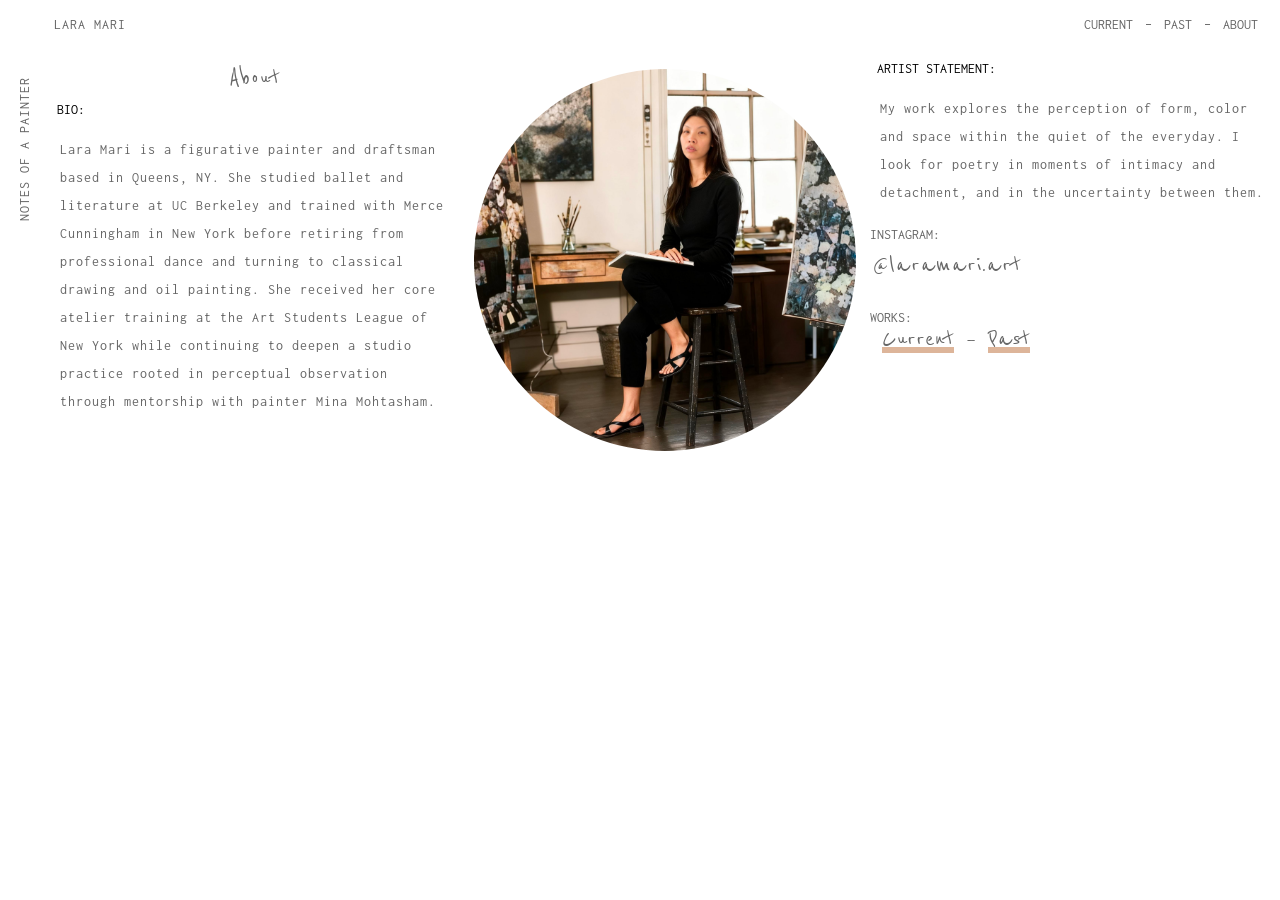
<file: about.html>
<!DOCTYPE HTML>
<html class="no-js" lang="en-US" prefix="og: http://ogp.me/ns#">
<head>
	<meta charset="UTF-8" />
	<meta http-equiv="X-UA-Compatible" content="IE=edge">
	<meta name="viewport" content="width=device-width, user-scalable=no, initial-scale=1">
    <link rel="shortcut icon" href="img/logos/favicon.png" /> 
    <link rel="apple-touch-icon" type="image/png" href="img/logos/favicon.png" /> 
    <script>(function(){document.documentElement.className='js'})();</script>	
<title>Lara Mari | About</title>
<meta name="robots" content="noodp"/>
    <meta name="keywords" content="painter, studio, portfolio, journal, gallery, moodboard, artist, art">  
<meta name="author" content="Lara Mari">
 <link rel="image_src" type="image/jpeg" href="#"  / >
<link rel='stylesheet' id='screen-css'  href='css/style.css' type='text/css' media='screen' />
<link rel='stylesheet' id='screen-less-css'  href='css/style-a964c7b21e.css' type='text/css' media='screen' />
<link href="https://fonts.googleapis.com/css?family=Inconsolata" rel="stylesheet">
<link href="https://fonts.googleapis.com/css?family=Reenie+Beanie" rel="stylesheet">    
<script type='text/javascript' src='js/jquery.js'></script>
<script type='text/javascript' src='js/chosen.jquery.min.js'></script>
<script type='text/javascript' src='js/icheck.min.js'></script>
<script type='text/javascript' src='js/site.js'></script>
      <script>try{Typekit.load({ async: true });}catch(e){}</script>
<style>      
.image img{padding: 3px 3px 3px 3px;}     
p {padding: 5px 3px 0em 3px}
article h2 {padding: 3px 3px 0 3px;}
  /* article {padding-top: .25em; padding-bottom: .25em;} */
</style>    
     <script language="JavaScript">  
<!-- Disable  
function disableselect(e){  
return false  
}  
function reEnable(){  
return true  
}  
//if IE4+  
document.onselectstart=new Function ("return false")  
document.oncontextmenu=new Function ("return false")  
//if NS6  
if (window.sidebar){  
document.onmousedown=disableselect  
document.onclick=reEnable  
}  
//-->  
</script>
</head>
      
<body class="archive post-type-archive post-type-archive-commercial">
		<div class="viewport-detector"></div>
	<div id="page" class="site hfeed">
<header id="masthead" class="site-header" role="banner">
    <div class="header-content">
<nav class="primary-navigation" role="navigation">
<div class="primary-navigation-inner">
    <div class="primary-menu-container">
    <ul id="menu-primary" class="primary-menu">       
        <li class="menu-item menu-item-type-custom menu-item-object-custom current-menu-item"><a href="#" onClick="return false;" style="text-transform:uppercase; letter-spacing:1px;">Notes of a Painter</a></li>
</ul>
    </div>
    </div>
    </nav><!-- .primary-navigation -->       
</div>
</header>

<nav class="top-navigation">
    <a href="/" class="site-name">Lara Mari</a>

    <div class="top-links">
        
        <a href="/">CURRENT</a>
        <span>–</span>
        <a href="past.html">PAST</a>
        <span>–</span>
        <a href="about.html">ABOUT</a>
       
    </div>
</nav>
        

        
<main id="main" class="site-main" role="main">
<div id="content" class="main-content">
<div id="primary" class="content-area">
    
    
<header class="entry-header" >
	<h2 class="entry-title" style="font-size:20px; color:white; text-transform:uppercase;padding: 15px 0 0 5px; margin-bottom:0pxs ">Fragments</h2>							
    </header>
    
    <!-- .entry-header -->    	    
<!-- masonry -->   
<div class="article-container">       


<!--START OF POSTS -->
    
<!-- Page Title -->     
    <article class="status-publish has-post-thumbnail hentry" >	
        <a href="#" onClick="return false;">     
       <center> <p style="font-family: 'Reenie Beanie', cursive; font-size:2em; ">About</p></center>
        </a>
</article>
    

   
    
    <!--Photo --> 
<article class="status-publish has-post-thumbnail hentry">
        <a href="#" onClick="return false;">
            <div class="load image">
            <img  src="img/lara.png" class="attachment-hue-portfolio-overview size-hue-portfolio-overview wp-post-image"  style="border-radius: 50%; object-fit: cover; padding:1em;"/>
                    </div> 
                       </a>	 
</article>
    
   <!-- Statement--> 
  <article class="status-publish has-post-thumbnail hentry">	
        <a href="#" onClick="return false;">             
    <div class="image" style="padding:.5em;">	
    <h1>ARTIST STATEMENT:</h1>
   <p style="line-height: 2; ">
        My work explores the perception of form, color and space within the quiet of the everyday. I look for poetry in moments of intimacy and detachment, and in the uncertainty between them.
</p>          
                    </div>         
            </a>
    </article>
   
<!-- BIO--> 
  <article class="status-publish has-post-thumbnail hentry">	
        <a href="#" onClick="return false;">             
    <div class="image" style="padding:.5em;" >	
    <h1>BIO:</h1>
     <p style="line-height:2;">
        Lara Mari is a figurative painter and draftsman based in Queens, NY. She studied ballet and literature at UC Berkeley and trained with Merce Cunningham in New York before retiring from professional dance and turning to classical drawing and oil painting. She received her core atelier training at the Art Students League of New York while continuing to deepen a studio practice rooted in perceptual observation through mentorship with painter Mina Mohtasham.</p>     
                    </div>         
            </a>
    </article>

 <!--  IG LINK -->     
    <article class="status-publish has-post-thumbnail hentry" >
        <div class="image" >
    <h1 style="margin-bottom:0;">INSTAGRAM:</h1>
    <a href="http://instagram.com/laramari.art" target="_blank">                       
   <p style="font-family: 'Reenie Beanie', cursive; font-size:2em;  margin-top: 0; ">@laramari.art</p>
    </a>
        </div>
    </article>
    
 <!--  Nav -->     
    <article class="status-publish has-post-thumbnail hentry" >
            <h1 style="margin-bottom:0;">WORKS:</h1>
        <div class="image" >  
            
    <div class="top-links" style="font-family: 'Reenie Beanie', cursive; font-size:2em; margin-top: 0; ">
        <br/>
        <a href="/" style="color:#666; background-image: -webkit-linear-gradient(top, transparent .8em, rgba(221,181,154,1) .8em, rgba(221,181,154,1) .8em); ">Current</a>
        <span>–</span>
        <a href="past.html" style="color:#666; background-image: -webkit-linear-gradient(top, transparent .8em, rgba(221,181,154,1) .8em, rgba(221,181,154,1) .8em); ">Past</a>
        
       
    </div>
            
        </div>
    </article>

    <!-- CONTACT      
<article class="status-publish has-post-thumbnail hentry" >				
     <div>   
         <div class="image" style="padding:.5em;" >

  <h1>CONTACT:</h1>
        <iframe 
  src="https://guestbooks.meadow.cafe/guestbook/6163" 
  width="100%" 

  frameborder="0"
  style="border: 1px solid rgba(180,94,65,.2); border-radius: 8px;">
        </iframe> 
         </div>
        </div> 
</article>
GUESTBOOK END--> 

                        <br>

        <!-- end of posts -->
                	</div>
	</div><!-- .content-area -->
			</div> <!-- #content -->
		</main><!-- .site-main -->
	</div> <!-- #page -->
	<!--<footer class="site-footer">
		<div class="footer-content">
					</div>
</footer>-->
		<script type='text/javascript' src='js/masonry.min.js'></script>
<script type='text/javascript' src='js/jquery.masonry.min.js'></script>
    <script type="text/javascript" src="js/load.js"></script>   
 
<!-- Default Statcounter code for laramari.art
https://laramari.art/ -->
<script type="text/javascript">
var sc_project=13353856; 
var sc_invisible=1; 
var sc_security="26758447"; 
</script>
<script type="text/javascript"
src="https://www.statcounter.com/counter/counter.js"
async></script>
<noscript><div class="statcounter"><a title="Web Analytics
Made Easy - Statcounter" href="https://statcounter.com/"
target="_blank"><img class="statcounter"
src="https://c.statcounter.com/13353856/0/26758447/1/"
alt="Web Analytics Made Easy - Statcounter"
referrerPolicy="no-referrer-when-downgrade"></a></div></noscript>
<!-- End of Statcounter Code -->
    
	</body>
</html>
</file>
<file: css/style.css>
/*
Theme Name: 	Lara
*/
html,body,div,span,object,iframe,h1,h2,h3,h4,h5,h6,p,blockquote,pre,abbr,address,cite,code,del,dfn,em,img,ins,kbd,q,samp,small,strong,sub,sup,var,b,i,dl,dt,dd,ol,ul,li,fieldset,form,label,legend,table,caption,tbody,tfoot,thead,tr,th,td,article,aside,canvas,details,figcaption,figure,footer,header,hgroup,menu,nav,section,summary,time,mark,audio,video { border:0;outline:0;font-size:100%;vertical-align:baseline;background:transparent;margin:0;padding:0; }
article,aside,details,figcaption,figure,footer,header,hgroup,nav,section,main { display:block; }
audio,canvas,video { display:inline;zoom:1; }
html { font-size:62.5%;;overflow-y:scroll;-webkit-text-size-adjust:100%;-ms-text-size-adjust:100%; }
body { margin:0; }
h1,h2,h3,h4,h5,h6 { font-weight:400; }
a { color:blue; }
a:focus { outline:thin dotted; }
li { list-style:none; }
abbr[title] { border-bottom:none; }
b,strong { font-weight:700; }
i,em,dfn { font-style:italic; }
hr { display:block;height:1px;border:0;border-top:1px solid #ccc;margin:1em 0;padding:0; }
ins { background:#ff9;color:#000;text-decoration:none; }
mark { background:#ff0;color:#000;font-style:italic;font-weight:700; }
pre,code,kbd,samp { font-family:monospace, monospace;_font-family:'courier new', monospace; }
pre { white-space:pre-wrap;word-wrap:break-word; }
q { quotes:none; }
q:before,q:after { content:none; }
small { font-size:85%; }
sub,sup { font-size:75%;line-height:0;position:relative;vertical-align:baseline; }
sup { top:-.5em; }
sub { bottom:-.25em; }
img { border:0;-ms-interpolation-mode:bicubic;vertical-align:middle; }
label { cursor:pointer; }
input,select,textarea { font-size:100%;vertical-align:middle;margin:0; }
button,input { line-height:normal;overflow:visible; }
button,input[type=button],input[type=reset],input[type=submit] { cursor:pointer;-webkit-appearance:button; }
input[type=checkbox],input[type=radio] { box-sizing:border-box; }
input[type=search] { -webkit-appearance:textfield;-moz-box-sizing:content-box;-webkit-box-sizing:content-box;box-sizing:content-box; }
input[type=search]::-webkit-search-decoration { -webkit-appearance:none; }
button::-moz-focus-inner,input::-moz-focus-inner { border:0;padding:0; }
textarea { overflow:auto;vertical-align:top;resize:vertical; }
table { border-collapse:collapse;border-spacing:0; }
td { vertical-align:top; }
audio:not([controls]),[hidden] { display:none; }

div,article,section,header,footer,nav,li { position:relative; }
body { background:#fff; }

*, *:before, *:after { -moz-box-sizing: border-box; -webkit-box-sizing: border-box; box-sizing: border-box; }
</file>
<file: css/style-a964c7b21e.css>
.says,
.screen-reader-text {
  clip: rect(1px,1px,1px,1px);
  height: 1px;
  overflow: hidden;
  position: absolute !important;
  width: 1px;
}
.site .skip-link {
  background-color: #f1f1f1;
  display: block;
  left: -9999em;
  outline: none;
  padding: 15px 23px 14px;
  text-decoration: none;
  text-transform: none;
  top: -9999em;
}
.site .skip-link:focus {
  clip: auto;
  height: auto;
  left: 6px;
  top: 7px;
  width: auto;
  z-index: 100000;
}
::-moz-selection {
  color: white;
  background-color: black;
}
::selection {
  color: white;
  background-color: black;
}
*,
input[type="submit"] {
  -webkit-user-select: none;
  -khtml-user-select: none;
  -moz-user-select: -moz-none;
  -o-user-select: none;
  user-select: none;
}
input,
textarea,
h2,
h3,
code,
p,
p * {
  -webkit-user-select: text;
  -khtml-user-select: text;
  -moz-user-select: text;
  -o-user-select: text;
  user-select: text;
}
.site-header {
  z-index: 100;
}
.site-header .site-branding {
  line-height: 0;
}
.site-header .site-branding h1.site-title {
  margin-bottom: 0;
}
.site-header .site-branding a {
  display: block;
}
.stickyheader {
  overflow: auto;
}
.stickyheader .site-header {
  position: fixed;
  top: 0;
  left: 0;
  width: 100%;
  height: 88px;
}
.stickyheader .site-main {
  margin-top: 88px;
}
ul.primary-menu,
ul.secondary-menu,
ul.footer-menu {
  z-index: 100;
}
ul.primary-menu li,
ul.secondary-menu li,
ul.footer-menu li {
  display: inline-block;
  z-index: 100;
}
ul.primary-menu li a,
ul.secondary-menu li a,
ul.footer-menu li a {
  white-space: nowrap;
}
ul.primary-menu li ul.sub-menu,
ul.secondary-menu li ul.sub-menu,
ul.footer-menu li ul.sub-menu {
  position: absolute;
  top: 100%;
  left: 0;
  display: none;
}
ul.primary-menu li ul.sub-menu li,
ul.secondary-menu li ul.sub-menu li,
ul.footer-menu li ul.sub-menu li {
  width: 100%;
}
ul.primary-menu li ul.sub-menu ul.sub-menu,
ul.secondary-menu li ul.sub-menu ul.sub-menu,
ul.footer-menu li ul.sub-menu ul.sub-menu {
  top: 0;
  left: 100%;
}
ul.primary-menu li.menu-item-has-children:hover > ul.sub-menu,
ul.secondary-menu li.menu-item-has-children:hover > ul.sub-menu,
ul.footer-menu li.menu-item-has-children:hover > ul.sub-menu {
  display: block;
}
ul.mobile-menu {
  display: none;
  z-index: 100;
}
.menu-toggle {
  display: none;
}
.menu-toggle {
  height: 44px;
  width: 51px;
  padding: 0;
  overflow: hidden;
  text-align: center;
  background-color: transparent;
  border: none;
  font-size: 1px;
}
.menu-toggle span {
  display: block;
  position: absolute;
  left: 0;
  width: 100%;
  height: 6px;
  background-color: black;
  -webkit-transform: rotate(0deg);
  -moz-transform: rotate(0deg);
  -ms-transform: rotate(0deg);
  -o-transform: rotate(0deg);
  -webkit-transition-property: top, margin-top, -webkit-transform;
  -moz-transition-property: top, margin-top, -moz-transform;
  -o-transition-property: top, margin-top, -o-transform;
  transition-property: top, margin-top, transform;
  -webkit-transition-duration: 0.3s;
  -moz-transition-duration: 0.3s;
  -ms-transition-duration: 0.3s;
  -o-transition-duration: 0.3s;
  transition-duration: 0.3s;
  -webkit-transition-timing-function: ease;
  -moz-transition-timing-function: ease;
  -ms-transition-timing-function: ease;
  -o-transition-timing-function: ease;
  transition-timing-function: ease;
  -webkit-transition-delay: 0.3s, 0.3s, 0s;
  -moz-transition-delay: 0.3s, 0.3s, 0s;
  -o-transition-delay: 0.3s, 0.3s, 0s;
  transition-delay: 0.3s, 0.3s, 0s;
}
.menu-toggle span.hbl1 {
  top: 0;
}
.menu-toggle span.hbl2 {
  top: 50%;
  margin-top: -3px;
}
.menu-toggle span.hbl3 {
  top: 100%;
  margin-top: -6px;
}
.menu-toggle:hover,
.menu-toggle:active,
.menu-toggle:focus {
  border: none;
  outline: none;
}
.menu-toggle.toggled-on span {
  -webkit-transition-property: top, margin-top, -webkit-transform;
  -moz-transition-property: top, margin-top, -moz-transform;
  -o-transition-property: top, margin-top, -o-transform;
  transition-property: top, margin-top, transform;
  -webkit-transition-duration: 0.3s;
  -moz-transition-duration: 0.3s;
  -ms-transition-duration: 0.3s;
  -o-transition-duration: 0.3s;
  transition-duration: 0.3s;
  -webkit-transition-delay: 0s, 0s, 0.3s;
  -moz-transition-delay: 0s, 0s, 0.3s;
  -o-transition-delay: 0s, 0s, 0.3s;
  transition-delay: 0s, 0s, 0.3s;
}
.menu-toggle.toggled-on span.hbl1 {
  top: 50%;
  margin-top: -3px;
  -webkit-transform: rotate(45deg);
  -moz-transform: rotate(45deg);
  -ms-transform: rotate(45deg);
  -o-transform: rotate(45deg);
}
.menu-toggle.toggled-on span.hbl2 {
  top: 50%;
  margin-top: -3px;
  -webkit-transform: rotate(45deg);
  -moz-transform: rotate(45deg);
  -ms-transform: rotate(45deg);
  -o-transform: rotate(45deg);
}
.menu-toggle.toggled-on span.hbl3 {
  top: 50%;
  margin-top: -3px;
  -webkit-transform: rotate(-45deg);
  -moz-transform: rotate(-45deg);
  -ms-transform: rotate(-45deg);
  -o-transform: rotate(-45deg);
}
html {
  height: 100%;
}
body.stickyfooter {
  height: 100%;
}
body.stickyfooter #page {
  min-height: 100%;
  overflow: auto;
}
body.stickyfooter #content {
  overflow: auto;
  padding-bottom: 100px;
}
body.stickyfooter .site-footer {
  position: relative;
  margin-top: -100px;
  height: 100px;
  clear: both;
}
.edit-link {
  z-index: 10;
}
.edit-link .post-edit-link {
  padding: 4px 8px;
  background: #C14242;
  color: black;
}
.iframe-wrapper {
  width: 100%;
  height: 0;
  padding-bottom: 56.25%;
}
.iframe-wrapper iframe {
  position: absolute;
  top: 0;
  left: 0;
  width: 100%;
  height: 100%;
}
input,
textarea,
select {
  border: 1px solid black;
  background-color: white;
  -webkit-border-radius: 0;
  -moz-border-radius: 0;
  border-radius: 0;
  -moz-background-clip: padding;
  -webkit-background-clip: padding-box;
  background-clip: padding-box;
  padding: 0.2em 8px 0.1em;
}
input:focus,
textarea:focus,
select:focus {
  outline-offset: -1px;
  outline-color: royalblue;
  outline-style: solid;
  outline-width: 1px;
}
input[type="submit"]:hover,
input[type="submit"]:active,
input[type="submit"]:focus {
  background-color: black;
  color: white;
}
input[type="file"] {
  border: none;
}
.flickity-enabled {
  position: relative;
}
.flickity-enabled:focus {
  outline: none;
}
.flickity-viewport {
  overflow: hidden;
  position: relative;
  height: 100%;
}
.flickity-slider {
  position: absolute;
  width: 100%;
  height: 100%;
}
.flickity-enabled.is-draggable {
  -webkit-tap-highlight-color: transparent;
  tap-highlight-color: transparent;
  -webkit-user-select: none;
  -moz-user-select: none;
  -ms-user-select: none;
  user-select: none;
}
.flickity-enabled.is-draggable .flickity-viewport {
  cursor: move;
  cursor: -webkit-grab;
  cursor: grab;
}
.flickity-enabled.is-draggable .flickity-viewport.is-pointer-down {
  cursor: -webkit-grabbing;
  cursor: grabbing;
}
.flickity-prev-next-button {
  position: absolute;
  top: 50%;
  width: 44px;
  height: 44px;
  border: none;
  border-radius: 50%;
  background: white;
  background: rgba(255,255,255,0.75);
  cursor: pointer;
  -webkit-transform: translateY(-50%);
  -ms-transform: translateY(-50%);
  transform: translateY(-50%);
}
.flickity-prev-next-button:hover {
  background: white;
}
.flickity-prev-next-button:focus {
  outline: none;
  box-shadow: 0 0 0 5px #09F;
}
.flickity-prev-next-button:active {
  filter: alpha(opacity=60);
  opacity: 0.6;
}
.flickity-prev-next-button.previous {
  left: 10px;
}
.flickity-prev-next-button.next {
  right: 10px;
}
.flickity-rtl .flickity-prev-next-button.previous {
  left: auto;
  right: 10px;
}
.flickity-rtl .flickity-prev-next-button.next {
  right: auto;
  left: 10px;
}
.flickity-prev-next-button:disabled {
  filter: alpha(opacity=30);
  opacity: 0.3;
  cursor: auto;
}
.flickity-prev-next-button svg {
  position: absolute;
  left: 20%;
  top: 20%;
  width: 60%;
  height: 60%;
}
.flickity-prev-next-button .arrow {
  fill: #333;
}
.flickity-prev-next-button.no-svg {
  color: #333;
  font-size: 26px;
}
.flickity-page-dots {
  position: absolute;
  width: 100%;
  bottom: -25px;
  padding: 0;
  margin: 0;
  list-style: none;
  text-align: center;
  line-height: 1;
}
.flickity-rtl .flickity-page-dots {
  direction: rtl;
}
.flickity-page-dots .dot {
  display: inline-block;
  width: 10px;
  height: 10px;
  margin: 0 8px;
  background: #333;
  border-radius: 50%;
  filter: alpha(opacity=25);
  opacity: 0.25;
  cursor: pointer;
}
.flickity-page-dots .dot.is-selected {
  filter: alpha(opacity=100);
  opacity: 1;
}
.icheckbox_hue,
.iradio_hue {
  display: inline-block;
  *display: inline;
  vertical-align: middle;
  margin: 0;
  padding: 0;
  width: 18px;
  height: 18px;
  background: url(img/iSelect_hue.png) no-repeat;
  border: none;
  cursor: pointer;
  position: relative;
  top: -2px;
}
.icheckbox_hue {
  background-position: 0 0;
}
.icheckbox_hue.hover {
  background-position: -20px 0;
}
.icheckbox_hue.checked {
  background-position: -40px 0;
}
.icheckbox_hue.disabled {
  background-position: -60px 0;
  cursor: default;
}
.icheckbox_hue.disabled {
  background-position: -80px 0;
}
.iradio_hue {
  background-position: -100px 0;
}
.iradio_hue.hover {
  background-position: -120px 0;
}
.iradio_hue.checked {
  background-position: -140px 0;
}
.iradio_hue.disabled {
  background-position: -160px 0;
  cursor: default;
}
.iradio_hue.checked.disabled {
  background-position: -180px 0;
}
@media (-o-min-device-pixel-ratio: 1.25),(-webkit-min-device-pixel-ratio: 1.25),(min-resolution: 120dpi),(min-resolution: 1.25dppx) {
  .icheckbox_hue,
  .iradio_hue {
    background-image: url(img/iSelect_hue@2x.png);
    -webkit-background-size: 200px 20px;
    background-size: 200px 20px;
  }
}
.chosen-container {
  position: relative;
  display: inline-block;
  vertical-align: middle;
  zoom: 1;
  min-width: 140px;
  *display: inline;
  -webkit-user-select: none;
  -khtml-user-select: none;
  -moz-user-select: -moz-none;
  -o-user-select: none;
  user-select: none;
}
.chosen-container * {
  -webkit-box-sizing: border-box;
  -moz-box-sizing: border-box;
  box-sizing: border-box;
}
.chosen-container .chosen-drop {
  position: absolute;
  top: 100%;
  left: -9999px;
  z-index: 1010;
  width: 100%;
  border: 1px solid black;
  border-top: 0;
  background: #fff;
}
.chosen-container.chosen-with-drop .chosen-drop {
  left: 0;
}
.chosen-container a {
  cursor: pointer;
}
.chosen-container .search-choice .group-name,
.chosen-container .chosen-single .group-name {
  margin-right: 4px;
  overflow: hidden;
  white-space: nowrap;
  text-overflow: ellipsis;
  font-weight: normal;
  color: #999999;
}
.chosen-container .search-choice .group-name:after,
.chosen-container .chosen-single .group-name:after {
  content: ":";
  padding-left: 2px;
  vertical-align: top;
}
.chosen-container-single .chosen-single {
  position: relative;
  display: block;
  overflow: hidden;
  padding: 0 0 0 8px;
  height: 25px;
  border: 1px solid black;
  background-color: #fff;
  background-clip: padding-box;
  color: #444;
  text-decoration: none;
  white-space: nowrap;
  line-height: 24px;
}
.chosen-container-single .chosen-default {
  color: #999;
}
.chosen-container-single .chosen-single span {
  display: block;
  overflow: hidden;
  margin-right: 26px;
  text-overflow: ellipsis;
  white-space: nowrap;
}
.chosen-container-single .chosen-single-with-deselect span {
  margin-right: 38px;
}
.chosen-container-single .chosen-single abbr {
  position: absolute;
  top: 6px;
  right: 26px;
  display: block;
  width: 12px;
  height: 12px;
  background: url('img/chosen-sprite-black.png') -42px 1px no-repeat;
  font-size: 1px;
}
.chosen-container-single .chosen-single abbr:hover {
  background-position: -42px -10px;
}
.chosen-container-single.chosen-disabled .chosen-single abbr:hover {
  background-position: -42px -10px;
}
.chosen-container-single .chosen-single div {
  position: absolute;
  top: 0;
  right: 0;
  display: block;
  width: 18px;
  height: 100%;
}
.chosen-container-single .chosen-single div b {
  display: block;
  width: 100%;
  height: 100%;
  background: url('img/chosen-sprite-black.png') no-repeat 0px 2px;
}
.chosen-container-single .chosen-search {
  position: relative;
  z-index: 1010;
  margin: 0;
  padding: 3px 4px;
  white-space: nowrap;
}
.chosen-container-single .chosen-search input[type="text"] {
  margin: 1px 0;
  padding: 4px 20px 4px 5px;
  width: 100%;
  height: auto;
  outline: 0;
  border: 1px solid black;
  background: #fff url('img/chosen-sprite-black.png') no-repeat 100% -20px;
  font-size: 1em;
  font-family: 'Inconsolata', monospace;
  line-height: normal;
  border-radius: 0;
}
.chosen-container-single .chosen-drop {
  background-clip: padding-box;
}
.chosen-container-single.chosen-container-single-nosearch .chosen-search {
  position: absolute;
  left: -9999px;
}
.chosen-container .chosen-results {
  color: #444;
  position: relative;
  overflow-x: hidden;
  overflow-y: auto;
  margin: 0 4px 4px 0;
  padding: 0 0 0 4px;
  max-height: 240px;
  -webkit-overflow-scrolling: touch;
}
.chosen-container .chosen-results li {
  display: none;
  margin: 0;
  padding: 5px 6px;
  list-style: none;
  line-height: 15px;
  word-wrap: break-word;
  -webkit-touch-callout: none;
}
.chosen-container .chosen-results li.active-result {
  display: list-item;
  cursor: pointer;
}
.chosen-container .chosen-results li.disabled-result {
  display: list-item;
  color: #ccc;
  cursor: default;
}
.chosen-container .chosen-results li.highlighted {
  background-color: #3875d7;
  color: #fff;
}
.chosen-container .chosen-results li.no-results {
  color: #777;
  display: list-item;
  background: #f4f4f4;
}
.chosen-container .chosen-results li.group-result {
  display: list-item;
  font-weight: normal;
  cursor: default;
}
.chosen-container .chosen-results li.group-option {
  padding-left: 15px;
}
.chosen-container .chosen-results li em {
  font-style: normal;
  text-decoration: underline;
}
.chosen-container-multi .chosen-choices {
  position: relative;
  overflow: hidden;
  margin: 0;
  padding: 0 5px;
  width: 100%;
  height: auto !important;
  height: 1%;
  border: 1px solid black;
  background-color: #fff;
  cursor: text;
}
.chosen-container-multi .chosen-choices li {
  float: left;
  list-style: none;
}
.chosen-container-multi .chosen-choices li.search-field {
  margin: 0;
  padding: 0;
  white-space: nowrap;
}
.chosen-container-multi .chosen-choices li.search-field input[type="text"] {
  margin: 1px 0;
  padding: 0;
  height: 25px;
  outline: 0;
  border: 0 !important;
  background: transparent !important;
  box-shadow: none;
  color: #999;
  font-size: 100%;
  font-family: 'Inconsolata', monospace;
  line-height: normal;
  border-radius: 0;
}
.chosen-container-multi .chosen-choices li.search-choice {
  position: relative;
  margin: 3px 5px 3px 0;
  padding: 3px 20px 3px 5px;
  border: 1px solid black;
  max-width: 100%;
  border-radius: 3px;
  background-color: #eeeeee;
  background-size: 100% 19px;
  background-repeat: repeat-x;
  background-clip: padding-box;
  color: #333;
  line-height: 13px;
  cursor: default;
}
.chosen-container-multi .chosen-choices li.search-choice span {
  word-wrap: break-word;
}
.chosen-container-multi .chosen-choices li.search-choice .search-choice-close {
  position: absolute;
  top: 4px;
  right: 3px;
  display: block;
  width: 12px;
  height: 12px;
  background: url('img/chosen-sprite-black.png') -42px 1px no-repeat;
  font-size: 1px;
}
.chosen-container-multi .chosen-choices li.search-choice .search-choice-close:hover {
  background-position: -42px -10px;
}
.chosen-container-multi .chosen-choices li.search-choice-disabled {
  padding-right: 5px;
  border: 1px solid #ccc;
  background-color: #e4e4e4;
  color: #666;
}
.chosen-container-multi .chosen-choices li.search-choice-focus {
  background: #d4d4d4;
}
.chosen-container-multi .chosen-choices li.search-choice-focus .search-choice-close {
  background-position: -42px -10px;
}
.chosen-container-multi .chosen-results {
  margin: 0;
  padding: 0;
}
.chosen-container-multi .chosen-drop .result-selected {
  display: list-item;
  color: #ccc;
  cursor: default;
}
.chosen-container-active .chosen-single {
  border: 1px solid royalblue;
}
.chosen-container-active.chosen-with-drop .chosen-single {
  border: 1px solid black;
  -moz-border-radius-bottomright: 0;
  border-bottom-right-radius: 0;
  -moz-border-radius-bottomleft: 0;
  border-bottom-left-radius: 0;
}
.chosen-container-active.chosen-with-drop .chosen-single div {
  border-left: none;
  background: transparent;
}
.chosen-container-active.chosen-with-drop .chosen-single div b {
  background-position: -18px 2px;
}
.chosen-container-active .chosen-choices {
  border: 1px solid royalblue;
}
.chosen-container-active .chosen-choices li.search-field input[type="text"] {
  color: #222 !important;
}
.chosen-disabled {
  opacity: 0.5 !important;
  cursor: default;
}
.chosen-disabled .chosen-single {
  cursor: default;
}
.chosen-disabled .chosen-choices .search-choice .search-choice-close {
  cursor: default;
}
.chosen-rtl {
  text-align: right;
}
.chosen-rtl .chosen-single {
  overflow: visible;
  padding: 0 8px 0 0;
}
.chosen-rtl .chosen-single span {
  margin-right: 0;
  margin-left: 26px;
  direction: rtl;
}
.chosen-rtl .chosen-single-with-deselect span {
  margin-left: 38px;
}
.chosen-rtl .chosen-single div {
  right: auto;
  left: 3px;
}
.chosen-rtl .chosen-single abbr {
  right: auto;
  left: 26px;
}
.chosen-rtl .chosen-choices li {
  float: right;
}
.chosen-rtl .chosen-choices li.search-field input[type="text"] {
  direction: rtl;
}
.chosen-rtl .chosen-choices li.search-choice {
  margin: 3px 5px 3px 0;
  padding: 3px 5px 3px 19px;
}
.chosen-rtl .chosen-choices li.search-choice .search-choice-close {
  right: auto;
  left: 4px;
}
.chosen-rtl.chosen-container-single-nosearch .chosen-search,
.chosen-rtl .chosen-drop {
  left: 9999px;
}
.chosen-rtl.chosen-container-single .chosen-results {
  margin: 0 0 4px 4px;
  padding: 0 4px 0 0;
}
.chosen-rtl .chosen-results li.group-option {
  padding-right: 15px;
  padding-left: 0;
}
.chosen-rtl.chosen-container-active.chosen-with-drop .chosen-single div {
  border-right: none;
}
.chosen-rtl .chosen-search input[type="text"] {
  padding: 4px 5px 4px 20px;
  background: #fff url('img/chosen-sprite-black.png') no-repeat -30px -20px;
  direction: rtl;
}
.chosen-rtl.chosen-container-single .chosen-single div b {
  background-position: 6px 2px;
}
.chosen-rtl.chosen-container-single.chosen-with-drop .chosen-single div b {
  background-position: -12px 2px;
}
@media only screen and (-webkit-min-device-pixel-ratio: 1.5),only screen and (min-resolution: 144dpi),only screen and (min-resolution: 1.5dppx) {
  .chosen-rtl .chosen-search input[type="text"],
  .chosen-container-single .chosen-single abbr,
  .chosen-container-single .chosen-single div b,
  .chosen-container-single .chosen-search input[type="text"],
  .chosen-container-multi .chosen-choices .search-choice .search-choice-close,
  .chosen-container .chosen-results-scroll-down span,
  .chosen-container .chosen-results-scroll-up span {
    background-image: url('img/chosen-sprite-black@2x.png') !important;
    background-size: 52px 37px !important;
    background-repeat: no-repeat !important;
  }
}
div.wpcf7 span.wpcf7-not-valid-tip {
  margin-top: 0.2em;
}
div.wpcf7 img.ajax-loader {
  display: block;
  margin: 1em auto;
}
div.wpcf7 div.wpcf7-response-output {
  margin: 1em 0;
}
#mc_embed_signup form .mc-field-group {
  margin-bottom: 0.5em;
}
#mc_embed_signup form div.mce_inline_error {
  background-color: black;
  margin: 0.3em 0;
  padding: 0.2em 8px 0.1em;
}
#mc_embed_signup form #mce-responses .response {
  margin: 0.3em 0;
}
#overlay {
  position: fixed;
}
.flexslider {
  background: #fff;
  zoom: 1;
}
.flexslider .slides {
  zoom: 1;
}
.flexslider .slides > li {
  display: none;
  -webkit-backface-visibility: hidden;
}
.flexslider .slides img {
  display: block;
  width: 100%;
  height: auto;
}
.flexslider .slides:before,
.flexslider .slides:after {
  content: "\0020";
  display: table;
  clear: both;
  visibility: hidden;
  height: 0;
  line-height: 0;
}
.flexslider .slides:before,
.flexslider .slides:after {
  content: "\0020";
  display: table;
  clear: both;
  visibility: hidden;
  height: 0;
  line-height: 0;
}
html[xmlns] .flexslider .slides {
  display: block;
}
* html .flexslider .slides {
  height: 1%;
}
.no-js .flexslider .slides > li:first-child {
  display: block;
}
.flex-viewport {
  max-height: 2000px;
  -webkit-transition: all 0.2s ease-out;
  -moz-transition: all 0.2s ease-out;
  -o-transition: all 0.2s ease-out;
  transition: all 0.2s ease-out;
}
.loading .flex-viewport {
  max-height: 300px;
}
.carousel li {
  margin-right: 5px;
}
.flex-direction-nav {
  *height: 0;
}
.flex-direction-nav .flex-nav-prev,
.flex-direction-nav .flex-nav-next {
  position: static;
}
.flex-direction-nav a {
  display: block;
  position: absolute;
  z-index: 10;
  overflow: hidden;
  cursor: pointer;
  text-decoration: none;
  opacity: 0;
  -webkit-transition: all 0.3s ease-in-out;
  -moz-transition: all 0.3s ease-in-out;
  -o-transition: all 0.3s ease-in-out;
  transition: all 0.3s ease-in-out;
}
.flex-direction-nav a:before {
  display: inline-block;
  content: " ";
  width: 40px;
  height: 40px;
  background-image: url('img/flex-nav-prev.png');
  background-repeat: no-repeat;
  background-position: center center;
  background-size: contain;
}
.flex-direction-nav a.flex-next:before {
  background-image: url('img/flex-nav-next.png');
}
.flex-direction-nav a {
  top: 0;
  width: 50%;
  height: 100%;
  margin: 0;
}
.flex-direction-nav a:before {
  position: absolute;
  top: 50%;
  margin-top: -20px;
}
.flex-direction-nav a.flex-prev {
  left: 0;
}
.flex-direction-nav a.flex-prev:before {
  left: 10px;
}
.flex-direction-nav a.flex-next {
  right: 0;
}
.flex-direction-nav a.flex-next:before {
  right: 10px;
}
.flexslider:hover .flex-direction-nav .flex-prev {
  opacity: 0.7;
}
.flexslider:hover .flex-direction-nav .flex-prev:hover {
  opacity: 1;
}
.flexslider:hover .flex-direction-nav .flex-next {
  opacity: 0.7;
}
.flexslider:hover .flex-direction-nav .flex-next:hover {
  opacity: 1;
}
.flex-direction-nav .flex-disabled {
  opacity: 0 !important;
  filter: alpha(opacity=0);
  cursor: default;
}
@media screen and (max-width: 860px) {
  .flex-direction-nav a {
    width: 60px;
  }
}
.flex-pauseplay a {
  display: block;
  position: absolute;
  bottom: 5px;
  left: 6px;
  width: 20px;
  height: 20px;
  opacity: 0.8;
  z-index: 21;
  overflow: hidden;
  cursor: pointer;
  color: #666;
}
.flex-pauseplay a:before {
  display: inline-block;
  content: " ";
  width: 20px;
  height: 20px;
  background-image: url('img/flex-pause.png');
  background-repeat: no-repeat;
  background-position: center center;
  background-size: contain;
}
.flex-pauseplay a:hover {
  opacity: 1;
}
.flex-pauseplay a.flex-play:before {
  background-image: url('img/flex-play.png');
}
.flex-control-nav {
  width: 100%;
  position: absolute;
  bottom: 0;
  text-align: center;
  z-index: 20;
}
.flex-control-nav li {
  margin: 0 6px;
  display: inline-block;
  zoom: 1;
  *display: inline;
}
.flex-control-paging li a {
  width: 11px;
  height: 11px;
  display: block;
  background: #666;
  background: rgba(0,0,0,0.5);
  cursor: pointer;
  text-indent: -9999px;
  -webkit-border-radius: 20px;
  -moz-border-radius: 20px;
  border-radius: 20px;
  -moz-background-clip: padding;
  -webkit-background-clip: padding-box;
  background-clip: padding-box;
}
.flex-control-paging li a:hover {
  background: #333;
  background: rgba(0,0,0,0.7);
}
.flex-control-paging li a.flex-active {
  background: #000;
  background: rgba(0,0,0,0.9);
  cursor: default;
}
.flex-control-thumbs {
  margin: 5px 0 0;
  position: static;
  overflow: hidden;
}
.flex-control-thumbs li {
  width: 25%;
  float: left;
  margin: 0;
}
.flex-control-thumbs img {
  width: 100%;
  height: auto;
  display: block;
  opacity: .7;
  cursor: pointer;
  -webkit-transition: all 0.2s ease-out;
  -moz-transition: all 0.2s ease-out;
  -o-transition: all 0.2s ease-out;
  transition: all 0.2s ease-out;
}
.flex-control-thumbs img:hover {
  opacity: 1;
}
.flex-control-thumbs .flex-active {
  opacity: 1;
  cursor: default;
}
.cf:before,
.cf:after {
  content: "\0020";
  display: table;
  clear: both;
  visibility: hidden;
  height: 0;
  line-height: 0;
}
body.awesome:after {
  content: " ";
  background-repeat: no-repeat;
  background-position: center top;
  position: absolute;
  top: 0;
  left: 0;
  width: 100%;
  height: 100%;
  -webkit-opacity: 0.5;
  -moz-opacity: 0.5;
  opacity: 0.5;
  -ms-filter: progid:DXImageTransform.Microsoft.Alpha(opacity=50);
  filter: alpha(opacity=50);
  z-index: 100;
  pointer-events: none;
}
#wpadminbar {
  display: none;
  -webkit-opacity: 0.5;
  -moz-opacity: 0.5;
  opacity: 0.5;
  -ms-filter: progid:DXImageTransform.Microsoft.Alpha(opacity=50);
  filter: alpha(opacity=50);
}
.awesome #wpadminbar {
  display: none;
}
body,
button,
input,
select,
textarea {
  font-family: 'Inconsolata', monospace;
  font-size: 14px;
  line-height: 1;
  color: #666;
    font-weight:normal;
}
h1,
h2,
h3,
h4,
h5,
h6 {
  font-family: 'Inconsolata', monospace;
  letter-spacing: normal;
  font-weight: 400;
  clear: both;
  margin-bottom: 1em;
}
a {
  text-decoration: none;
  color: black;
}
a:hover,
a:focus,
a:active {
  color: #666;
  outline: none;
}
.current-menu-item a {
  color: #666;
}

.current-menu-item a:hover {
  color: rgba(180,94,65,.7);
}




p {
  margin-bottom: 1em;
}
html,
body {
  height: 100%;
}
#page,
#main,
#content,
#primary,
article.page,
center {
  height: 100%;
}
center {
  display: table;
  width: 100%;
}
center > * {
  display: table-cell;
  text-align: center;
  vertical-align: middle;
}
body {
  position: relative;
  width: 100%;
  background: #ffffff;
  cursor: url('img/cursor_red.png') 37 37, default;
}
.site-header .start-link {
  cursor: url('img/cursor_haus.png') 37 37, default;
}
.site-header .start-link a,
.site-header .start-link a:hover,
.site-header .start-link a:focus,
.site-header .start-link a:active {
  cursor: url('img/cursor_haus.png') 37 37, default;
}
a:hover,
a:active,
a:focus {
  cursor: url('img/cursor_black.png') 37 37, pointer;
}
.flickity-prev-next-button.previous {
  cursor: url('img/cursor_links.png') 37 37, pointer;
}
.flickity-prev-next-button.next {
  cursor: url('img/cursor_rechts.png') 37 37, pointer;
}
.flickity-enabled.is-draggable .flickity-viewport {
  cursor: url('img/cursor_red.png') 37 37, default !important;
}
body.info .post-thumbnail {
  cursor: url('img/cursor_smile.png') 37 37, default;
}
body.info .hue-info a {
  cursor: url('img/cursor_hue_s.png') 64 64, default;
}
.site-header {
  position: fixed;
  top: 0;
  left: 0;
  width: 50px;
  height: 100%;
  background: #ffffff;
}
.site-header .site-branding {
  position: fixed;
  left: 0;
  top: 0;
  width: 100%;
  height: 100%;
  pointer-events: none;
  display: table;
}
.site-header .site-branding > * {
  display: table-cell;
  text-align: center;
  vertical-align: middle;
}
.site-header .site-branding .site-title {
  padding-left: 50px;
  display: none;
}
.site-header .site-branding img {
  width: 100%;
  height: auto;
}
.site-header .start-link {
  position: absolute;
  left: 0;
  top: 0;
  width: 100%;
  height: 75px;
  z-index: 10;
}
.site-header .start-link a {
  display: block;
  width: 100%;
  height: 100%;
}
body.home .start-link {
  display: none;
}
.header-content,
.primary-navigation,
.primary-menu-container {
  width: 100%;
  height: 100%;
}
.primary-navigation {
  position: absolute;
  top: 0;
  left: 0;
}
.primary-navigation .primary-navigation-inner {
  -webkit-transform: rotate(-90deg);
  -moz-transform: rotate(-90deg);
  -ms-transform: rotate(-90deg);
  -o-transform: rotate(-90deg);
  -webkit-transform-origin: 0% 0%;
  -moz-transform-origin: 0% 0%;
  -ms-transform-origin: 0% 0%;
  -o-transform-origin: 0% 0%;
}
.primary-navigation-inner {
  height: 50px;
}
.primary-navigation-inner .small ul li.current-menu-item .hidden-letters,
.primary-navigation-inner .small ul li.current-menu-ancestor .hidden-letters {
  width: 0 !important;
}
.primary-navigation-inner ul {
  text-align: right;
  height: 50px;
  padding-right: 60px;
  overflow: hidden;
  white-space: nowrap;
}
.primary-navigation-inner ul li {
  height: 50px;
  line-height: 50px;
}
.primary-navigation-inner ul li:first-child:before {
  display: none;
}
.primary-navigation-inner ul li:before {
  content: "–";
  padding-right: 15px;
}
.primary-navigation-inner ul li a {
  display: inline-block;
  height: 50px;
}
.primary-navigation-inner ul li .visible-letter {
  display: inline-block;
  vertical-align: top;
  -webkit-transition: all 0.2s ease-out;
  -moz-transition: all 0.2s ease-out;
  -o-transition: all 0.2s ease-out;
  transition: all 0.2s ease-out;
}
.primary-navigation-inner ul li .hidden-letters {
  display: inline-block;
  width: 0;
  max-width: 450px;
  overflow: hidden;
  vertical-align: top;
  -webkit-transition: all 0.2s ease-out;
  -moz-transition: all 0.2s ease-out;
  -o-transition: all 0.2s ease-out;
  transition: all 0.2s ease-out;
}
body.single-editorial #menu-item-88 a,
body.single-editorial #menu-item-100 a {
  color: #edd9cc;
}
body.single-editorial #menu-item-88 .hidden-letters,
body.single-editorial #menu-item-100 .hidden-letters {
  width: auto;
}
body.single-editorial .small #menu-item-88 .hidden-letters,
body.single-editorial .small #menu-item-100 .hidden-letters {
  width: 0;
}
body.single-commercial #menu-item-89 a,
body.single-commercial #menu-item-101 a {
  color: #edd9cc;
}
body.single-commercial #menu-item-89 .hidden-letters,
body.single-commercial #menu-item-101 .hidden-letters {
  width: auto;
}
body.single-commercial .small #menu-item-89 .hidden-letters,
body.single-commercial .small #menu-item-101 .hidden-letters {
  width: 0;
}
.site-main .main-content {
  padding-left: 50px;
}
body.startpage nav div > ul li a {
  font-size: 14px;
}
body.startpage .site-header {
  width: 54px;
}
body.startpage .site-header .site-branding .site-title {
  padding-left: 54px;
  -webkit-opacity: 0;
  -moz-opacity: 0;
  opacity: 0;
  -ms-filter: progid:DXImageTransform.Microsoft.Alpha(opacity=0);
  filter: alpha(opacity=0);
  -webkit-transition: all 0.2s ease-out;
  -moz-transition: all 0.2s ease-out;
  -o-transition: all 0.2s ease-out;
  transition: all 0.2s ease-out;
}
body.startpage .site-header .site-branding .site-title.active {
  -webkit-opacity: 1;
  -moz-opacity: 1;
  opacity: 1;
  -ms-filter: progid:DXImageTransform.Microsoft.Alpha(opacity=100);
  filter: alpha(opacity=100);
}
body.startpage .site-header .site-branding .site-title {
  display: table-cell;
}
body.startpage #masthead .primary-navigation-inner {
  height: 54px;
}
body.startpage #masthead .primary-navigation-inner ul {
  height: 54px;
  text-align: justify;
  font-size: 0;
  padding-right: 0;
  white-space: initial;
}
body.startpage #masthead .primary-navigation-inner ul > * {
  display: inline-block;
}
body.startpage #masthead .primary-navigation-inner ul:after {
  content: "\0020";
  display: inline-block;
  position: relative;
  width: 100%;
  height: 0;
  line-height: 0;
}
body.startpage #masthead .primary-navigation-inner ul li {
  height: 54px;
  line-height: 54px;
}
body.startpage #masthead .primary-navigation-inner ul li:before {
  display: none;
}
body.startpage #masthead .primary-navigation-inner ul li a {
  height: 54px;
}
body.startpage #masthead .primary-navigation-inner ul li .hidden-letters {
  width: auto !important;
}
body.startpage .site-main .main-content {
  padding-left: 54px;
}
body.info article .post-thumbnail {
  margin-bottom: 10px;
}
body.info article .post-thumbnail .thumbnail {
  z-index: 10;
  -webkit-opacity: 1;
  -moz-opacity: 1;
  opacity: 1;
  -ms-filter: progid:DXImageTransform.Microsoft.Alpha(opacity=100);
  filter: alpha(opacity=100);
  -webkit-transition: all 0.2s ease-out;
  -moz-transition: all 0.2s ease-out;
  -o-transition: all 0.2s ease-out;
  transition: all 0.2s ease-out;
}
body.info article .post-thumbnail .thumbnail:hover {
  -webkit-opacity: 0;
  -moz-opacity: 0;
  opacity: 0;
  -ms-filter: progid:DXImageTransform.Microsoft.Alpha(opacity=0);
  filter: alpha(opacity=0);
}
body.info article .post-thumbnail .gif {
  position: absolute;
  top: 0;
  left: 0;
  width: 100%;
  height: 100%;
}
body.info .hue-info {
  position: absolute;
  left: 700px;
  right: 0;
  top: 0;
  bottom: 0;
  height: 100%;
}
body.info .hue-info a {
  display: block;
  width: 100%;
  height: 100%;
}
.menu-toggle {
  position: absolute;
  top: 6px;
  right: 0;
}
nav div > ul li a {
  padding: 0px 17px;
}
nav div > ul li a:hover,
nav div > ul li a:active,
nav div > ul li a:focus {
  color: #edd9cc;
  text-decoration: none;
}
nav div > ul li a:hover .hidden-letters,
nav div > ul li a:active .hidden-letters,
nav div > ul li a:focus .hidden-letters {
  display: inline-block;
  width: auto;
}

nav div > ul li.current-menu-item > a,
nav div > ul li.current-menu-ancestor > a {
  color: #666;
}



nav div > ul li.current-menu-item > a .hidden-letters,
nav div > ul li.current-menu-ancestor > a .hidden-letters {
  display: inline-block;
  width: auto;
}
nav div > ul li#menu-item-85 a:hover .hidden-letters,
nav div > ul li#menu-item-85 a:active .hidden-letters,
nav div > ul li#menu-item-85 a:focus .hidden-letters {
  width: 80px !important;
}
nav div > ul li#menu-item-85.current-menu-item > a  .hidden-letters,
nav div > ul li#menu-item-85.current-menu-ancestor > a  .hidden-letters {
  width: 80px;
}
nav div > ul li#menu-item-89 a:hover .hidden-letters,
nav div > ul li#menu-item-89 a:active .hidden-letters,
nav div > ul li#menu-item-89 a:focus .hidden-letters {
  width: 277px !important;
}
nav div > ul li#menu-item-89.current-menu-item > a  .hidden-letters,
nav div > ul li#menu-item-89.current-menu-ancestor > a  .hidden-letters {
  width: 277px;
}
nav div > ul li#menu-item-88 a:hover .hidden-letters,
nav div > ul li#menu-item-88 a:active .hidden-letters,
nav div > ul li#menu-item-88 a:focus .hidden-letters {
  width: 191px !important;
}
nav div > ul li#menu-item-88.current-menu-item > a  .hidden-letters,
nav div > ul li#menu-item-88.current-menu-ancestor > a  .hidden-letters {
  width: 191px;
}
nav div > ul li ul.sub-menu {
  background-color: white;
}
nav div > ul.mobile-menu {
  background-color: white;
  padding-bottom: 10px;
}
nav div > ul.mobile-menu ul {
  padding-left: 10px;
}
nav div > ul.mobile-menu li {
  display: block;
}
nav div > ul.mobile-menu li a {
  display: block;
}
nav div > ul.mobile-menu li ul.sub-menu {
  background-color: transparent;
}
.site-footer {
  background: #eee;
}
.site-footer .footer-content {
  padding-top: 10px;
}
.article-container:before,
.article-container:after {
  content: "\0020";
  display: table;
  clear: both;
  visibility: hidden;
  height: 0;
  line-height: 0;
}
.article-container:before,
.article-container:after {
  content: "\0020";
  display: table;
  clear: both;
  visibility: hidden;
  height: 0;
  line-height: 0;
}
.article-container article {
  float: left;
  width: 49.8%;
  z-index: 2;
  -webkit-opacity: 0;
  -moz-opacity: 0;
  opacity: 0;
  -ms-filter: progid:DXImageTransform.Microsoft.Alpha(opacity=0);
  filter: alpha(opacity=0);
  -webkit-transition: all 0.2s ease-out;
  -moz-transition: all 0.2s ease-out;
  -o-transition: all 0.2s ease-out;
  transition: all 0.2s ease-out;
}
.article-container article.show {
  -webkit-opacity: 1;
  -moz-opacity: 1;
  opacity: 1;
  -ms-filter: progid:DXImageTransform.Microsoft.Alpha(opacity=100);
  filter: alpha(opacity=100);
}
.article-container article a {
  display: block;
}
.article-container article a .title {
  text-decoration: none;
  padding: 8px 0 8px;
}
.article-container article a:hover,
.article-container article a:active,
.article-container article a:focus {
  text-decoration: none;
}
.article-container article a:hover .title,
.article-container article a:active .title,
.article-container article a:focus .title {
  color: #edd9cc;
}
.article-container article a:hover .image:before,
.article-container article a:active .image:before,
.article-container article a:focus .image:before {
  -webkit-opacity: 0.7;
  -moz-opacity: 0.7;
  opacity: 0.7;
  -ms-filter: progid:DXImageTransform.Microsoft.Alpha(opacity=70);
  filter: alpha(opacity=70);
}
.article-container article a .image:before {
  content: "";
  position: absolute;
  top: 0;
  left: 0;
  width: 100%;
  height: 100%;
  background-color: rgba(180,94,65,.2);
  -webkit-opacity: 0;
  -moz-opacity: 0;
  opacity: 0;
  -ms-filter: progid:DXImageTransform.Microsoft.Alpha(opacity=0);
  filter: alpha(opacity=0);
  -webkit-transition: all 0.2s ease-out;
  -moz-transition: all 0.2s ease-out;
  -o-transition: all 0.2s ease-out;
  transition: all 0.2s ease-out;
}
.article-container article a img {
  width: 100%;
  height: auto;
}
article .post-thumbnail {
  max-width: 476px;
  margin-top: 75px;
}
body.single article {
  width: 100%;
  height: 100%;
}
body.single article .next-post {
  display: block;
}

body.single article .single-slideshow {
  position: absolute;
  padding: 75px 0 0;
  top: 0;
  left: 0;
  height: 100%;
  width: 100%;
  pointer-events: none;
  overflow: hidden;
}
body.single article .hue-slideshow.gallery {
  width: 100%;
  height: 100%;
  pointer-events: all;
}
body.single article .hue-slideshow.gallery .single-image {
  display: inline-block;
  height: 100%;
}
body.single article .hue-slideshow.gallery .single-image > img {
  height: 100%;
  width: auto;
}
body.single article .hue-slideshow.gallery .single-image > .last-slide {
  position: absolute;
  top: 0;
  right: -220px;
  height: 100%;
}
body.single article .hue-slideshow.gallery .flickity-slideshow {
  height: 100%;
}
body.single article .hue-slideshow.gallery .flickity-slideshow .slide {
  width: auto;
  height: 100%;
}
body.single article .hue-slideshow.gallery .flickity-slideshow .slide img {
  display: block;
  width: auto;
  height: 100%;
  padding-right: 20px;
}
body.single article .entry-footer {
  position: absolute;
  bottom: 0;
  left: 0;
  padding-bottom: 9px;
}
.hue-slideshow .flickity-slideshow {
  width: 100%;
}
.hue-slideshow .flickity-slideshow .slide {
  width: 100%;
  display: none;
}
.hue-slideshow .flickity-slideshow .slide:first-child {
  display: block;
}
.hue-slideshow .flickity-slideshow .slide img {
  width: 100%;
  height: auto;
}
.hue-slideshow .flickity-slideshow.flickity-enabled .slide {
  display: block;
}
.hue-slideshow .flickity-slideshow .flickity-page-dots {
  bottom: 20px;
}
.hue-slideshow .flickity-slideshow .flickity-page-dots .dot {
  width: 12px;
  height: 12px;
  margin: 0 5px;
  background: white;
  border-radius: 0;
  filter: alpha(opacity=50);
  opacity: 0.50;
}
.hue-slideshow .flickity-slideshow .flickity-page-dots .dot.is-selected {
  filter: alpha(opacity=100);
  opacity: 1;
}
.hue-slideshow.fullscreen {
  height: 100%;
}
.hue-slideshow.fullscreen .flickity-slideshow {
  height: 100%;
}
.hue-slideshow.fullscreen .flickity-slideshow .slide {
  height: 100%;
  background-position: center center;
  background-repeat: no-repeat;
  background-size: cover;
}
.hue-slideshow.fullscreen .flickity-slider {
  transform: none !important;
}
.hue-slideshow.fullscreen .slide {
  left: 0 !important;
  z-index: -1;
}
.hue-slideshow.fullscreen .slide.is-selected {
  z-index: 0;
}
.hue-slideshow .flickity-prev-next-button:focus {
  box-shadow: none;
}
.hue-slideshow .flickity-prev-next-button {
  background: none;
  top: 0;
  width: 50%;
  height: 100%;
  padding: 0;
  -webkit-transform: none;
  -moz-transform: none;
  -ms-transform: none;
  -o-transform: none;
}
.hue-slideshow .flickity-prev-next-button svg {
  display: none;
}
.hue-slideshow .flickity-prev-next-button.previous {
  left: 0;
}
.hue-slideshow .flickity-prev-next-button.next {
  right: 0;
}
.hue-slideshow .flickity-prev-next-button[disabled] {
  display: none;
}
.hue-slideshow .last-slide {
  width: 200px !important;
}
.hue-slideshow .last-slide a {
  display: block;
  width: 100%;
  height: 110%;
  margin-top: -10px;
  z-index: 9999;
  text-decoration: none;
  overflow: hidden;
}
.hue-slideshow .last-slide a:hover,
.hue-slideshow .last-slide a:active,
.hue-slideshow .last-slide a:focus {
  color: #edd9cc;
}
.hue-gallery {
  margin-bottom: 1em;
}
.hue-gallery ul {
  width: 100%;
}
.hue-gallery ul li {
  float: left;
  width: 33%;
}
.hue-gallery ul li img {
  width: 100%;
  height: auto;
}
.hue-gallery ul:before,
.hue-gallery ul:after {
  content: "\0020";
  display: table;
  clear: both;
  visibility: hidden;
  height: 0;
  line-height: 0;
}
.hue-gallery ul:before,
.hue-gallery ul:after {
  content: "\0020";
  display: table;
  clear: both;
  visibility: hidden;
  height: 0;
  line-height: 0;
}
.hue-map {
  margin-bottom: 1em;
}
.edit-link {
  position: absolute;
  top: 0px;
  right: 0px;
  display: none;
}
.back-button {
  position: absolute;
  top: 8px;
  right: 15px;
  z-index: 10;
}
.back-button a {
  padding-bottom: 3px;
  display: inline-block;
}
#searchform {
  position: absolute;
  top: 17px;
  right: 0;
  margin-top: 0.5em;
}
#searchform input[type="text"] {
  padding-left: 6px;
  padding-right: 24px;
  width: 150px;
}
#searchform input[type="submit"] {
  position: absolute;
  top: 3px;
  right: 3px;
  width: 20px;
  height: 20px;
  background-image: url('img/search.png');
  background-position: left center;
  background-size: cover;
  border: none;
  background-color: white;
}
#searchform input[type="submit"]:hover,
#searchform input[type="submit"]:active,
#searchform input[type="submit"]:focus {
  background-position: right center;
}
#searchform .search-form-container {
  display: none;
}
#searchform .search-form-button {
  position: absolute;
  top: 3px;
  right: 3px;
  width: 20px;
  height: 20px;
  background-image: url('img/search.png');
  background-position: left center;
  background-size: cover;
  cursor: pointer;
}
#searchform .search-form-button:hover,
#searchform .search-form-button:active,
#searchform .search-form-button:focus {
  background-position: right center;
}
.error-404 .searchform {
  margin-bottom: 1em;
}
.blog-navigation {
  padding-top: 1em;
  height: 3em;
}
.blog-navigation .alignleft {
  position: absolute;
  top: 1.5em;
  left: 0;
}
.blog-navigation .alignright {
  position: absolute;
  top: 1.5em;
  right: 0;
}
div.wpcf7 .form-field {
  margin-bottom: 0.5em;
}
div.wpcf7 .form-field label {
  display: block;
}
div.wpcf7 .form-field input,
div.wpcf7 .form-field textarea,
div.wpcf7 .form-field select {
  width: 100%;
}
.viewport-detector {
  position: relative;
  z-index: 4;
}
@media screen and (max-width: 1200px) {
  .viewport-detector {
    z-index: 3;
  }
}
@media screen and (max-width: 1023px) {
  .viewport-detector {
    z-index: 2;
  }
}
@media screen and (max-width: 767px) {
  .viewport-detector {
    z-index: 1;
  }
}
@media screen and (max-width: 511px) {
  .viewport-detector {
    z-index: 0;
  }
}
@media screen and (min-width: 2200px) {
  .article-container article {
    width: 25% !important;
    z-index: 4 !important;
  }
}


@media screen and (min-width: 1023px) {
  .article-container article {
    width: 33.33%;
    z-index: 3;
  }
}

@media screen and (max-width: 1024px) {
  .hue-slideshow .flickity-prev-next-button {
    display: none !important;
  }
}
@media screen and (max-width: 1023px) {
  .start-link,
  .back-button {
    display: none;
  }
  .primary-navigation-inner ul li {
    height: auto;
    line-height: 60px;
  }
  .primary-navigation-inner ul li a {
    height: auto;
  }
  .primary-navigation .primary-navigation-inner ul {
    padding-top: 75px;
  }
  .article-container article {
    width: 33.33%;
    z-index: 3;
  }
  .menu-toggle {
    display: block;
    top: 15px;
    right: 12px;
  }
  .site-header {
    width: 100%;
    height: 0px;
  }
  ul.primary-menu,
  ul.secondary-menu {
    display: none;
  }
  ul.mobile-menu {
    position: absolute;
    display: block;
    padding: 55px 10px 10px;
    right: -330px;
    -webkit-transition: right 0.2s ease-out;
    -moz-transition: right 0.2s ease-out;
    -o-transition: right 0.2s ease-out;
    transition: right 0.2s ease-out;
  }
  .primary-navigation {
    position: absolute;
    top: 0;
    left: auto;
    right: 0;
    width: 320px !important;
    height: 100%;
  }
  .primary-navigation .primary-navigation-inner ul {
    height: auto;
  }
  .primary-navigation .primary-navigation-inner ul li {
    font-size: 50px;
  }
  .primary-navigation .primary-navigation-inner ul li:before {
    display: none;
  }
  .primary-navigation.toggled-on ul.mobile-menu {
    right: 0;
  }
  .header-content,
  .primary-navigation,
  .primary-menu-container {
    width: 100%;
    height: auto;
  }
  .primary-navigation .primary-navigation-inner {
    -webkit-transform: rotate(0);
    -moz-transform: rotate(0);
    -ms-transform: rotate(0);
    -o-transform: rotate(0);
    width: 100% !important;
    margin-top: 0 !important;
  }
  .site-main .main-content {
    padding-left: 0;
  }
  body.startpage nav div > ul li a {
    font-size: 50px;
  }
  body.startpage .site-header .site-branding .site-title {
    padding-left: 0;
  }
  body.startpage .site-header {
    width: 100%;
  }
  body.startpage #masthead .primary-navigation-inner {
    height: auto;
  }
  body.startpage #masthead .primary-navigation-inner ul {
    height: auto;
    text-align: right;
    font-size: 0;
    padding-right: 0;
  }
  body.startpage #masthead .primary-navigation-inner ul li {
    height: auto;
    line-height: 1.2em;
  }
  body.startpage #masthead .primary-navigation-inner ul li a {
    height: auto;
  }
  body.startpage #masthead .primary-navigation-inner ul > * {
    display: block;
  }
  body.startpage .site-main .main-content {
    padding-left: 0;
  }
  .stickyheader .site-header {
    position: relative;
    height: auto;
  }
  .stickyheader .site-main {
    margin-top: 0;
  }
  .article-container {
    margin-bottom: 20px;
  }
}
@media screen and (max-width: 860px) {
  body.info .hue-info {
    display: none;
  }
}
@media screen and (max-width: 767px) {
  .article-container article {
    width: 50%;
    z-index: 2;
  }
  article .post-thumbnail,
  article .post-thumbnail img {
    width: 80%;
    height: auto;
  }
  body.single article .next-post {
    font-size: 110px;
  }
  body.single article .next-post.hidesmall {
    display: none;
  }
  body.single article {
    height: auto;
  }
  body.single article .single-slideshow {
    position: relative;
    padding: 0;
    height: auto;
    width: 100%;
    pointer-events: none;
  }
  body.single article .hue-slideshow.gallery {
    width: 100%;
    height: auto;
  }
  body.single article .hue-slideshow.gallery .flickity-slideshow {
    height: auto;
  }
  body.single article .hue-slideshow.gallery .flickity-slideshow .slide {
    display: block !important;
    width: 100%;
    height: auto;
  }
  body.single article .hue-slideshow.gallery .flickity-slideshow .slide img {
    display: block;
    width: 100%;
    height: auto;
    padding-right: 0;
    margin-bottom: 10px;
  }
  body.single article .hue-slideshow.gallery .single-image {
    display: block;
    width: 100%;
    height: auto;
  }
  body.single article .hue-slideshow.gallery .single-image > img {
    width: 100%;
    height: auto;
  }
  body.single article .hue-slideshow.gallery .single-image > .last-slide {
    position: relative;
    right: 0;
  }
  body.single article .entry-footer {
    position: relative;
    bottom: auto;
    top: 0;
    padding-bottom: 9px;
  }
  article .post-thumbnail,
  article .post-thumbnail img {
    width: 100%;
    height: auto;
  }
}
@media screen and (max-width: 511px) {
  .primary-navigation,
  body.startpage #masthead .primary-navigation-inner ul {
    width: 100% !important;
       display:none;
  }
  ul.mobile-menu {
    right: -110%;
      display:none;
  }
  body.page-id-79 .entry-content {
    font-size: 40px;
  }
    
}


.slide .blurb {
font-size:22px;
line-height: 1.5;
width:400px;
padding-top: 20px;
padding-right: 30px;
    

}


@media screen and (max-width: 767px) {
  .slide .blurb {
width:100%;
padding-top:20px;
      padding-bottom: 20px;

    }
}

a.btn_scroll {display: none!important;}   


p {letter-spacing: 1px; line-height: 1.3; color: #666; }

article h2 {font-size:14px;letter-spacing: 2px; font-weight: normal; text-transform: uppercase!important;}

.load {
    opacity:0}


.js-video {
  height: 0;
  padding-top: 25px;
  padding-bottom: 67.5%;
  margin-bottom: 10px;
  position: relative;
  overflow: hidden;
}
 
.js-video.widescreen {
  padding-bottom: 56.34%;
}
 
.js-video.vimeo {
  padding-top: 0;
}

.js-video embed, .js-video iframe, .js-video object, .js-video video {
  top: 0;
  left: 0;
  width: 100%;
  height: 100%;
  position: absolute;
}


.article-container article {overflow: hidden !important;}

@font-face { font-family: 'Inconsolata', monospace;  } 
 @font-face { font-family: 'Inconsolata', monospace; }

/* TOP YEAR NAVIGATION */

.top-navigation {
    position: fixed;
    top: 0;
    left: 50px;
    right: 0;
    height: 50px;
    z-index: 1000;

    display: flex;
    align-items: center;
    justify-content: space-between;

    padding: 4px;
    box-sizing: border-box;

    background: #fff;

    font-family: 'Inconsolata', monospace;
    font-size: 14px;
    font-weight: normal;
}

.top-navigation a {
    color: #666;
    text-decoration: none;
}

.top-navigation a:hover,
.top-navigation a:active,
.top-navigation a:focus {
    color: #edd9cc;
    text-decoration: none;
}

.top-navigation .site-name {
    text-transform: uppercase;
    letter-spacing: 1px;
}

.top-links {
    display: flex;
    align-items: center;
    gap: 12px;
    padding-right: 18px;
}

.top-links span {
    color: #666;
}


/* Mobile */

@media screen and (max-width: 768px) {

    .top-navigation {
        left: 0;
        height: 45px;
        padding: 4px;
        font-size: 13px;
    }

    .top-links {
        gap: 7px;
        padding-right: 10px;
    }

}
/* ==========================================
   Responsive Breakpoint Adjustments
   ========================================== */

/* Mobile Devices (Screens 600px wide and below) */
@media screen and max-width: 600px {
  /* Container adjustment */
  .article-container {
    display: flex !important;
    flex-wrap: wrap !important;
    justify-content: space-between !important;
    padding: 0 4px !important;
    box-sizing: border-box !important;
  }

  /* Force 2 equal columns on mobile */
  .article-container article,
  .article-container .hentry {
    width: 48.5% !important; /* Two columns with a small gap */
    margin-bottom: 10px !important;
    float: none !important; /* Prevents desktop float interference */
    position: static !important; /* Overrides absolute positioning from Masonry on mobile */
  }

  /* Ensure images fit nicely inside their column */
  .article-container article img {
    width: 100% !important;
    height: auto !important;
    display: block !important;
  }

  /* Keep guestbook full width across both columns */
  .article-container article:has(iframe) {
    width: 100% !important;
  }
}
</file>
